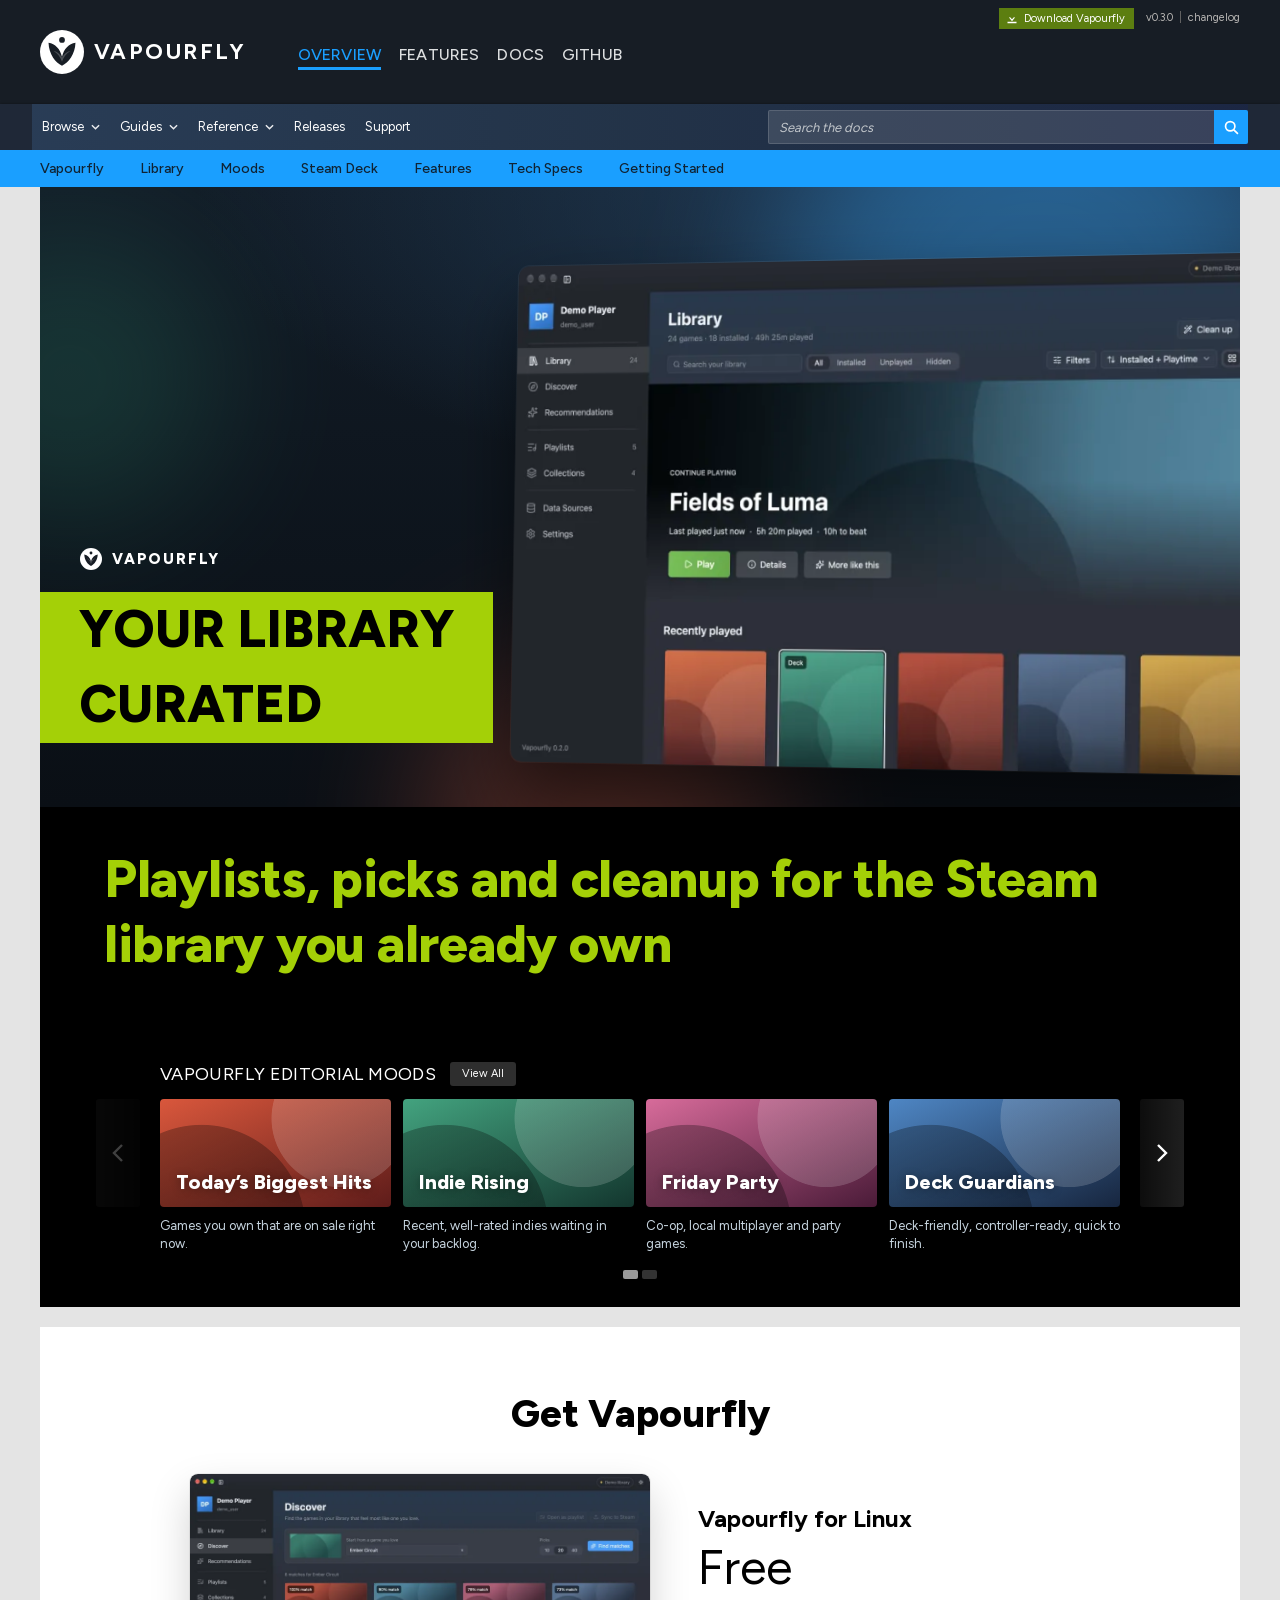
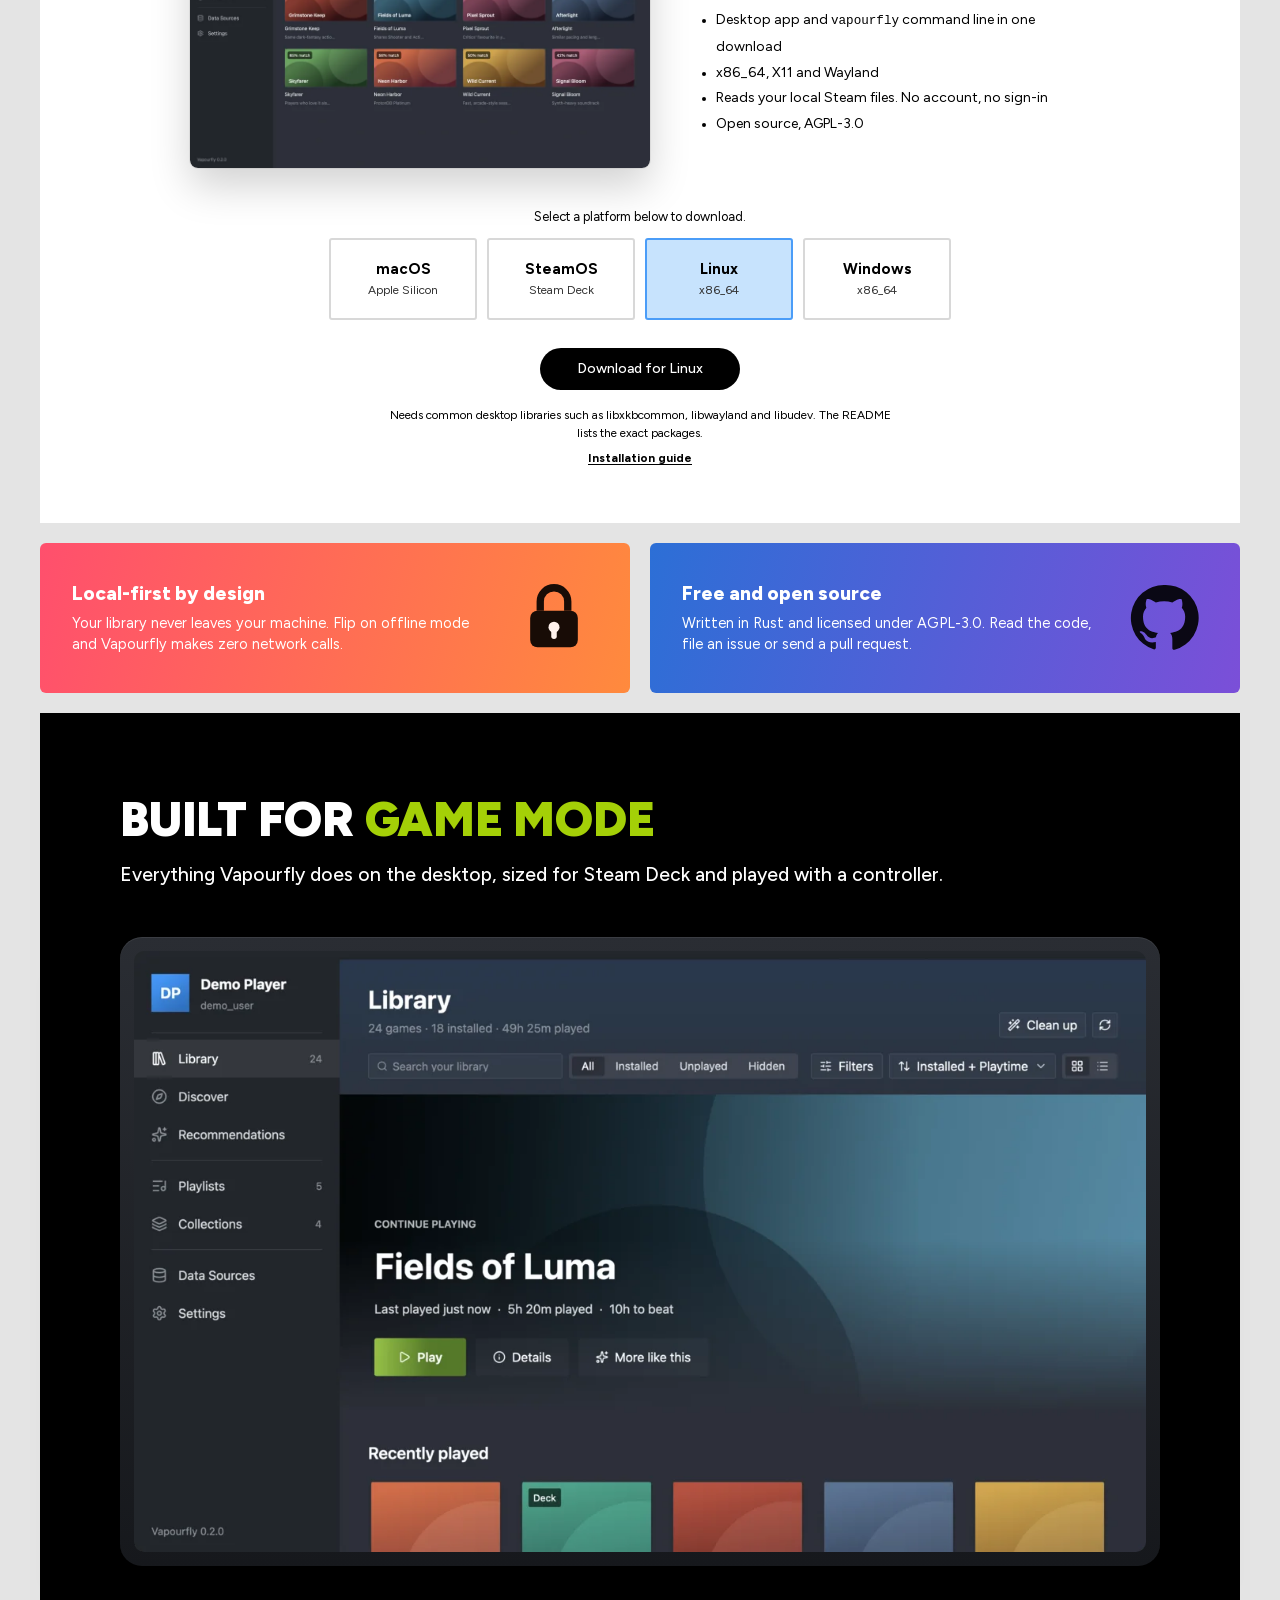
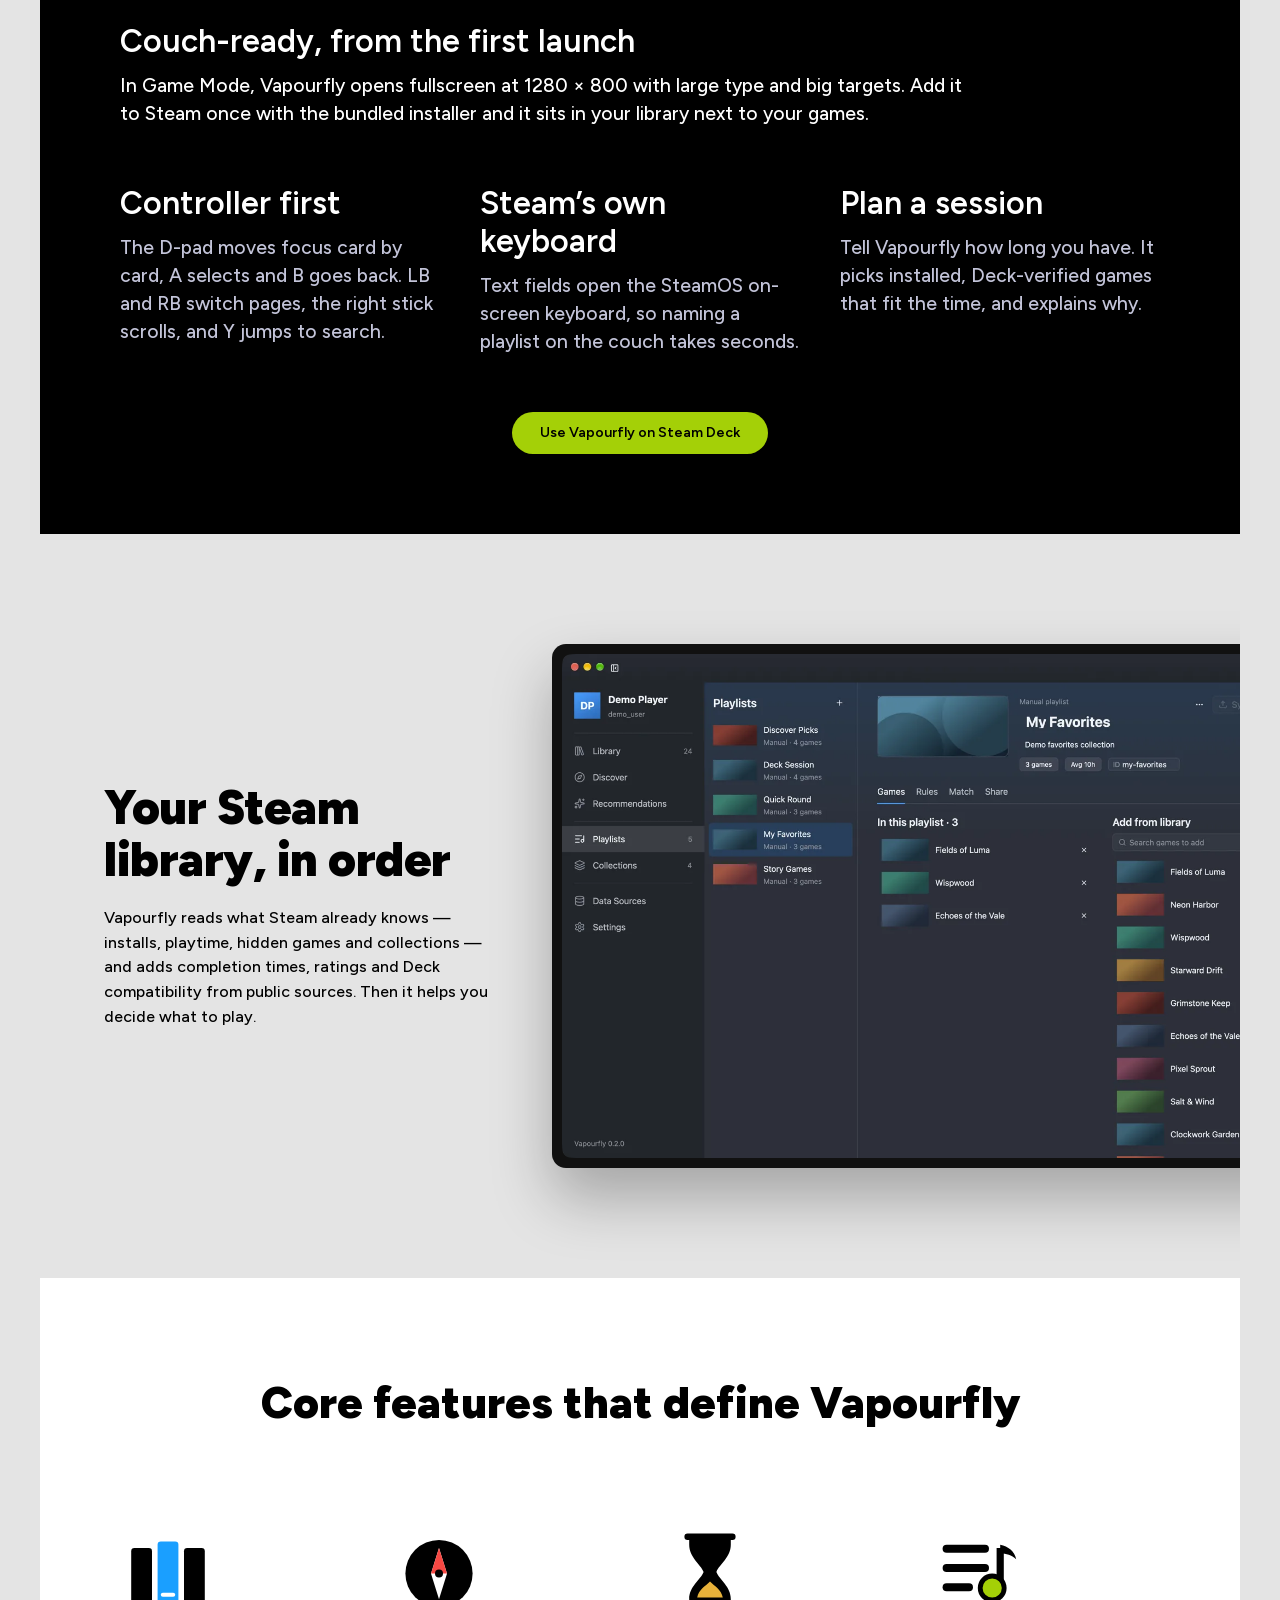
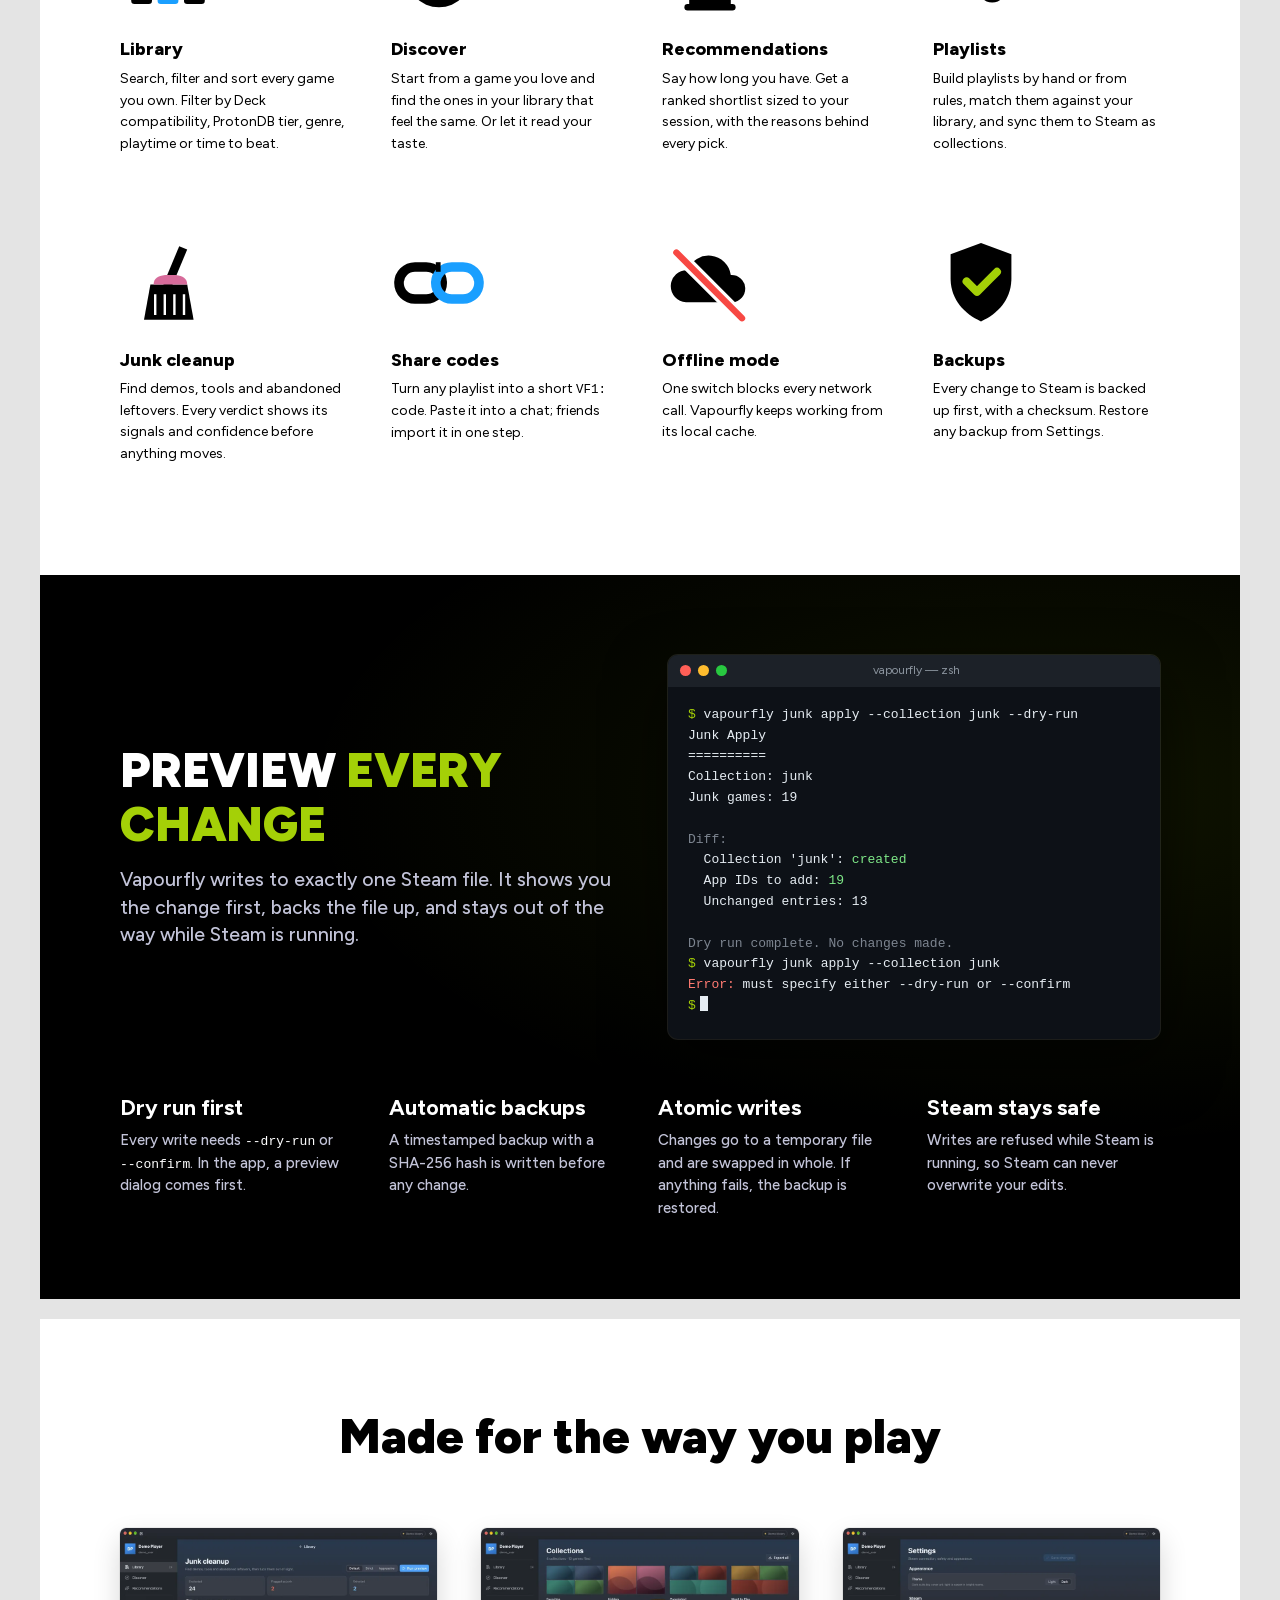
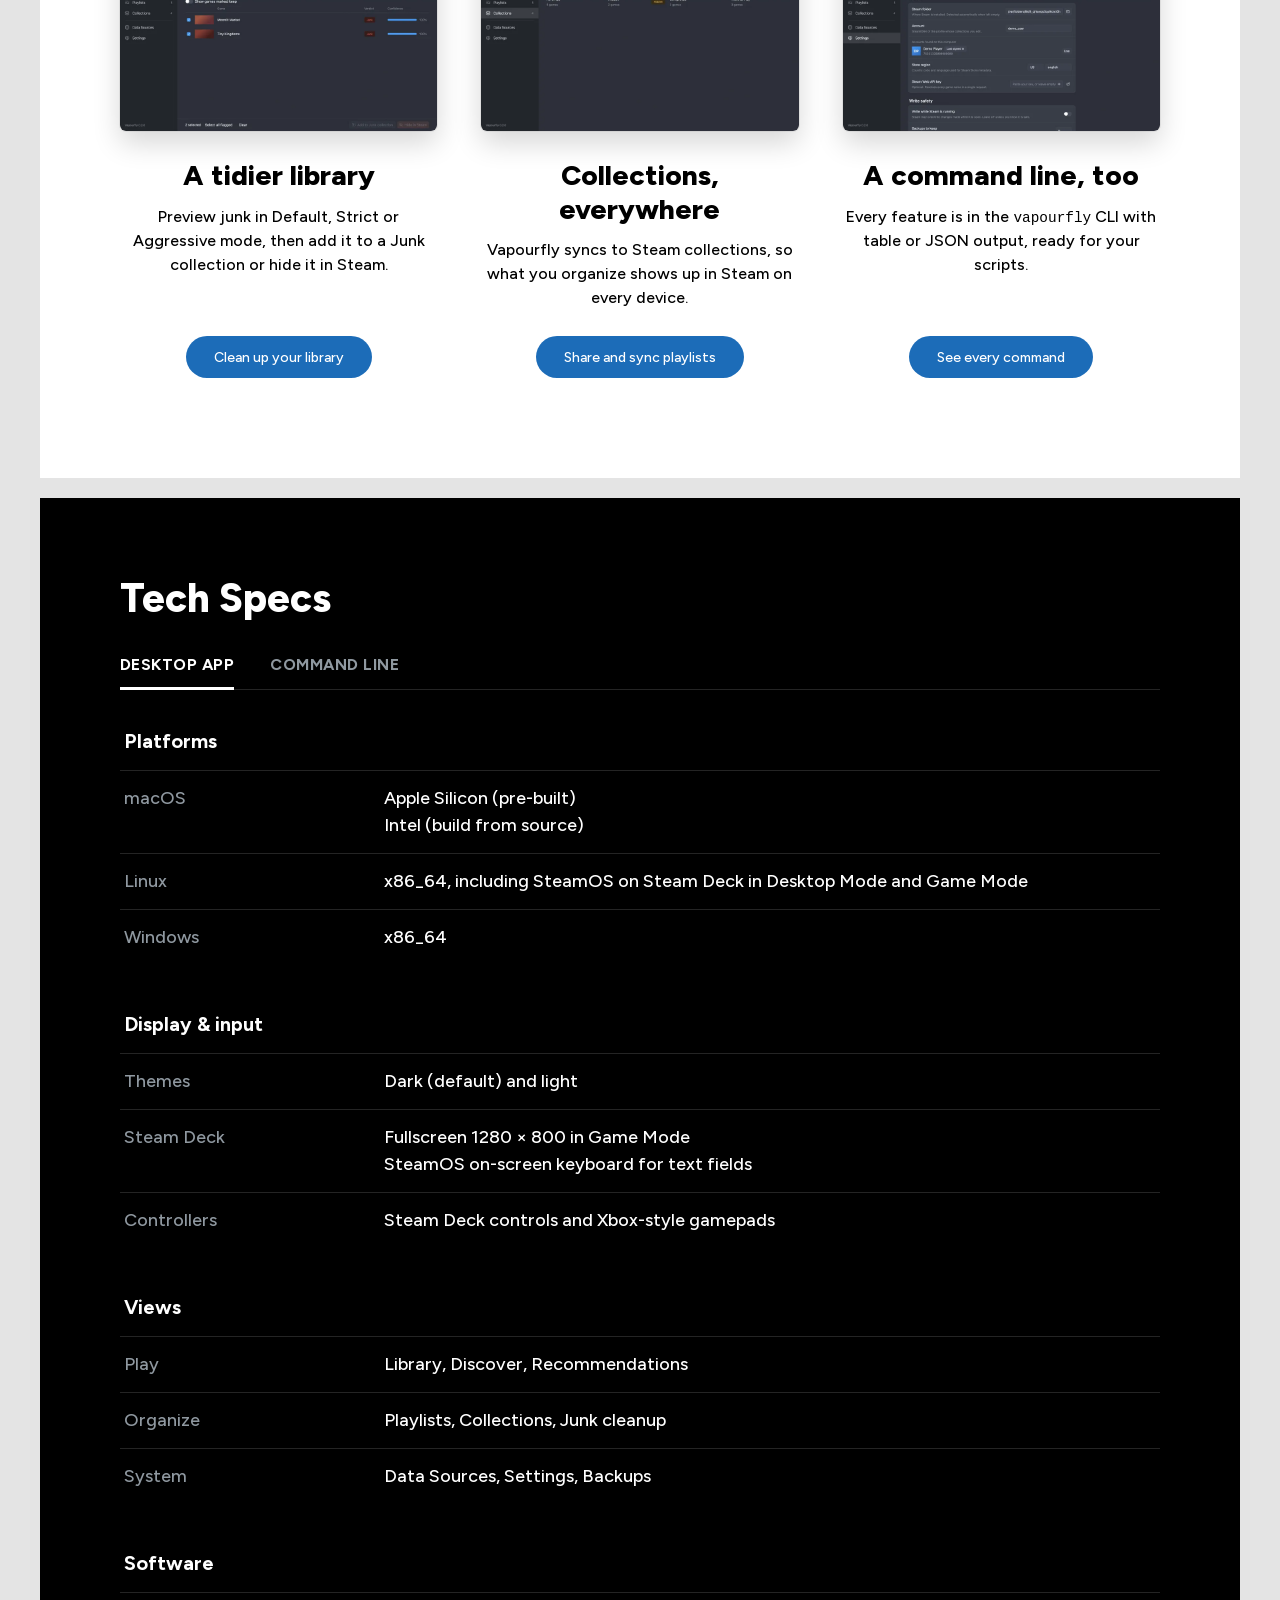
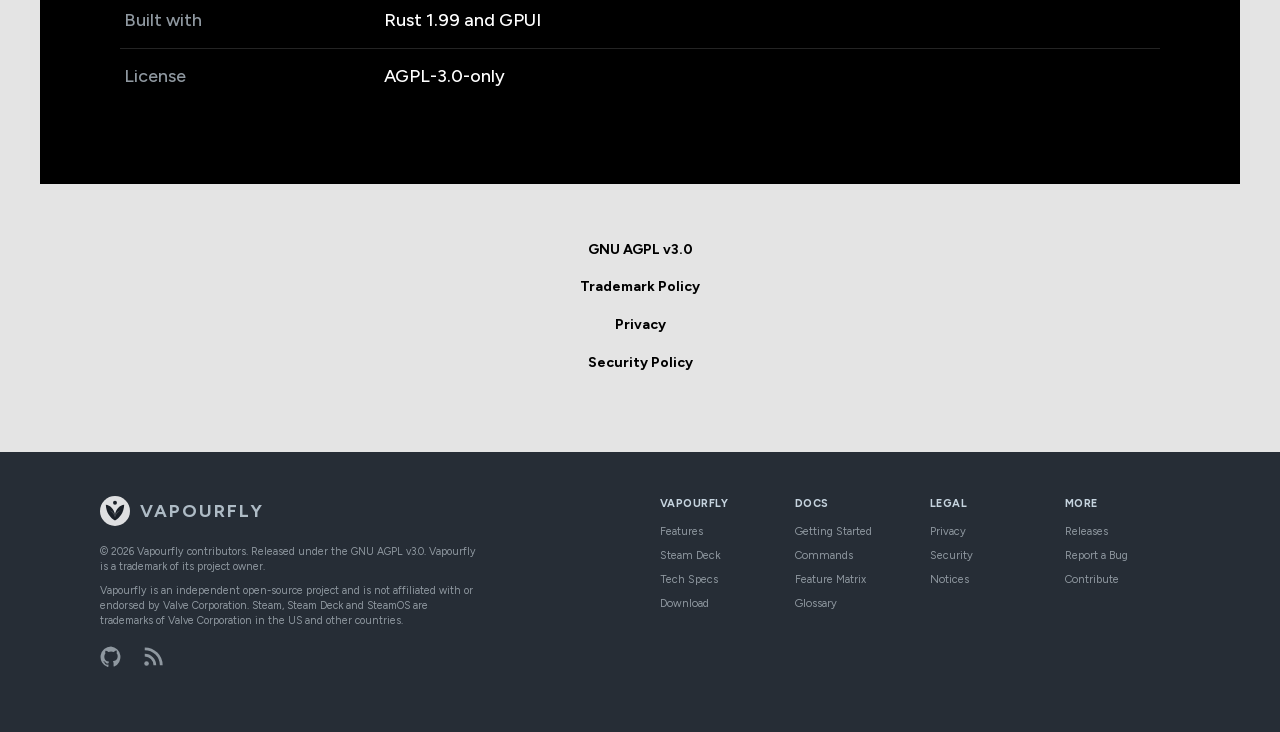
<file: site/index.html>
<!doctype html>
<html lang="en">
<head>
  <meta charset="utf-8">
  <meta name="viewport" content="width=device-width, initial-scale=1">
  <title>Vapourfly — Your Steam library, curated</title>
  <meta name="description" content="Vapourfly is a free, open-source, local-first desktop app and CLI that organizes your Steam library like playlists. Made for desktop and Steam Deck.">
  <meta name="theme-color" content="#171d25">
  <link rel="icon" href="favicon.svg" type="image/svg+xml">
  <link rel="preload" href="assets/fonts/Figtree-latin.woff2" as="font" type="font/woff2" crossorigin>
  <link rel="stylesheet" href="assets/css/site.css">
  <meta property="og:type" content="website">
  <meta property="og:title" content="Vapourfly — Your Steam library, curated">
  <meta property="og:description" content="Playlists, recommendations and junk cleanup for the Steam library you already own. Free and open source, for desktop and Steam Deck.">
  <link rel="canonical" href="https://vapourfly.blahaj.uk/">
  <meta property="og:url" content="https://vapourfly.blahaj.uk/">
  <meta property="og:image" content="https://vapourfly.blahaj.uk/assets/img/og.jpg">
  <meta name="twitter:card" content="summary_large_image">
  <script defer src="assets/js/site.js"></script>
</head>
<body>
<a class="skip" href="#main">Skip to content</a>

<!-- Global header -->
<header class="gh">
  <div class="gh__inner">
    <button class="gh__menu" type="button" aria-label="Open menu" aria-expanded="false" aria-controls="mobile-menu"><span></span><span></span><span></span></button>
    <a class="gh__logo" href="./" aria-label="Vapourfly home">
      <img src="assets/img/mark.svg" alt="" width="44" height="44">
      <span class="gh__word">VAPOURFLY</span>
    </a>
    <nav class="gh__nav" aria-label="Primary">
      <a class="is-active" href="./">Overview</a>
      <a href="#features">Features</a>
      <a href="https://github.com/thedavidweng/vapourfly/tree/main/docs">Docs</a>
      <a href="https://github.com/thedavidweng/vapourfly">GitHub</a>
    </nav>
    <div class="gh__actions">
      <a class="gh__install" href="#download"><svg viewBox="0 0 16 16" aria-hidden="true"><path d="M8 1v8.6l2.8-2.8 1 1L8 12.4 4.2 7.8l1-1L8 9.6V1h0ZM2 13h12v2H2z" fill="currentColor"/></svg>Download Vapourfly</a>
      <a class="gh__link" href="https://github.com/thedavidweng/vapourfly/releases">v0.3.0</a>
      <span class="gh__sep">|</span>
      <a class="gh__link" href="https://github.com/thedavidweng/vapourfly/blob/main/CHANGELOG.md">changelog</a>
    </div>
  </div>
</header>

<div class="mobile-menu" id="mobile-menu" hidden>
  <a href="./">Overview</a>
  <a href="#features">Features</a>
  <a href="#deck">Steam Deck</a>
  <a href="#specs">Tech Specs</a>
  <a href="https://github.com/thedavidweng/vapourfly/tree/main/docs">Docs</a>
  <a href="https://github.com/thedavidweng/vapourfly">GitHub</a>
  <a class="mobile-menu__cta" href="#download">Download Vapourfly</a>
</div>

<!-- Sticky navigation: section bar + product bar -->
<div class="sn" id="sn">
  <div class="sn__inner">
    <nav class="sn__tabs" aria-label="Sections">
      <div class="sn__tab sn__tab--drop">
        <button type="button" aria-expanded="false">Browse<svg viewBox="0 0 10 6" aria-hidden="true"><path d="M1 1l4 4 4-4" fill="none" stroke="currentColor" stroke-width="1.6"/></svg></button>
        <div class="sn__menu">
          <a href="#library">Library</a>
          <a href="#moods">Editorial Moods</a>
          <a href="#features">Core features</a>
          <a href="#safety">Write safety</a>
        </div>
      </div>
      <div class="sn__tab sn__tab--drop">
        <button type="button" aria-expanded="false">Guides<svg viewBox="0 0 10 6" aria-hidden="true"><path d="M1 1l4 4 4-4" fill="none" stroke="currentColor" stroke-width="1.6"/></svg></button>
        <div class="sn__menu">
          <a href="https://github.com/thedavidweng/vapourfly/blob/main/docs/tutorials/getting-started.md">Getting started</a>
          <a href="https://github.com/thedavidweng/vapourfly/blob/main/docs/how-to/purge-junk.md">Purge junk from your library</a>
          <a href="https://github.com/thedavidweng/vapourfly/blob/main/docs/how-to/plan-deck-session.md">Plan a Deck session</a>
          <a href="https://github.com/thedavidweng/vapourfly/blob/main/docs/how-to/share-and-sync-playlists.md">Share and sync playlists</a>
          <a href="https://github.com/thedavidweng/vapourfly/blob/main/docs/how-to/work-offline.md">Work offline</a>
          <a href="https://github.com/thedavidweng/vapourfly/blob/main/docs/how-to/back-up-and-restore.md">Back up and restore</a>
        </div>
      </div>
      <div class="sn__tab sn__tab--drop">
        <button type="button" aria-expanded="false">Reference<svg viewBox="0 0 10 6" aria-hidden="true"><path d="M1 1l4 4 4-4" fill="none" stroke="currentColor" stroke-width="1.6"/></svg></button>
        <div class="sn__menu">
          <a href="https://github.com/thedavidweng/vapourfly/blob/main/docs/reference/COMMANDS.md">Command reference</a>
          <a href="https://github.com/thedavidweng/vapourfly/blob/main/docs/reference/FEATURES.md">Feature matrix</a>
          <a href="https://github.com/thedavidweng/vapourfly/blob/main/docs/reference/STEAM_FILE_SAFETY.md">Steam file safety</a>
          <a href="https://github.com/thedavidweng/vapourfly/blob/main/docs/reference/API_SOURCES.md">Data sources</a>
          <a href="https://github.com/thedavidweng/vapourfly/blob/main/docs/reference/PRIVACY.md">Privacy</a>
        </div>
      </div>
      <a class="sn__tab" href="https://github.com/thedavidweng/vapourfly/releases">Releases</a>
      <a class="sn__tab" href="https://github.com/thedavidweng/vapourfly/issues">Support</a>
    </nav>
    <form class="sn__search" role="search" action="https://github.com/search" method="get">
      <input type="hidden" name="type" value="code">
      <input class="sn__q" type="search" name="q" placeholder="Search the docs" aria-label="Search the Vapourfly docs" data-prefix="repo:thedavidweng/vapourfly path:docs ">
      <button type="submit" aria-label="Search"><svg viewBox="0 0 20 20" aria-hidden="true"><circle cx="8.5" cy="8.5" r="5.5" fill="none" stroke="currentColor" stroke-width="2"/><path d="M12.7 12.7 17 17" stroke="currentColor" stroke-width="2" stroke-linecap="round"/></svg></button>
    </form>
  </div>
  <nav class="hb" aria-label="Vapourfly">
    <div class="hb__inner">
      <a href="#top">Vapourfly</a>
      <a href="#library">Library</a>
      <a href="#moods">Moods</a>
      <a href="#deck">Steam Deck</a>
      <a href="#features">Features</a>
      <a href="#specs">Tech Specs</a>
      <a href="https://github.com/thedavidweng/vapourfly/blob/main/docs/tutorials/getting-started.md">Getting Started</a>
    </div>
  </nav>
</div>

<main id="main" class="page">

  <!-- Hero -->
  <section class="hero" id="top" aria-labelledby="hero-title">
    <div class="hero__art" aria-hidden="true">
      <span class="hero__blob hero__blob--a"></span>
      <span class="hero__blob hero__blob--b"></span>
      <span class="hero__blob hero__blob--c"></span>
    </div>
    <figure class="hero__shot">
      <img src="assets/img/desktop-library.webp" srcset="assets/img/desktop-library-960.webp 960w, assets/img/desktop-library.webp 1440w" sizes="(max-width: 900px) 100vw, 760px" width="1440" height="921" alt="The Vapourfly Library view, with a Continue playing hero and a shelf of recently played games." fetchpriority="high">
    </figure>
    <div class="hero__copy">
      <div class="hero__badge"><img src="assets/img/mark.svg" alt="" width="22" height="22">VAPOURFLY</div>
      <h1 class="hero__title" id="hero-title"><span>YOUR LIBRARY</span><span>CURATED</span></h1>
    </div>
  </section>

  <section class="band" aria-label="Summary">
    <p class="band__line">Playlists, picks and cleanup for the Steam library you already own</p>
  </section>

  <!-- Moods carousel -->
  <section class="rail" id="moods" aria-labelledby="moods-title">
    <div class="rail__head">
      <h2 class="rail__title" id="moods-title">VAPOURFLY EDITORIAL MOODS</h2>
      <a class="rail__all" href="https://github.com/thedavidweng/vapourfly/blob/main/CONTEXT.md#editorial-mood">View All</a>
    </div>
    <div class="rail__wrap">
      <button class="rail__arrow rail__arrow--prev" type="button" aria-label="Previous moods" disabled><svg viewBox="0 0 12 20" aria-hidden="true"><path d="M10 2 2 10l8 8" fill="none" stroke="currentColor" stroke-width="2.4"/></svg></button>
      <ul class="rail__track" role="list">
        <li class="mood" style="--c1:#d9573c;--c2:#5e1c1a"><div class="mood__art"><span>Today’s Biggest Hits</span></div><p>Games you own that are on sale right now.</p></li>
        <li class="mood" style="--c1:#43a37f;--c2:#13362e"><div class="mood__art"><span>Indie Rising</span></div><p>Recent, well-rated indies waiting in your backlog.</p></li>
        <li class="mood" style="--c1:#d76b9a;--c2:#4a1b38"><div class="mood__art"><span>Friday Party</span></div><p>Co-op, local multiplayer and party games.</p></li>
        <li class="mood" style="--c1:#4e86c4;--c2:#17263f"><div class="mood__art"><span>Deck Guardians</span></div><p>Deck-friendly, controller-ready, quick to finish.</p></li>
        <li class="mood" style="--c1:#d6a13b;--c2:#4d3110"><div class="mood__art"><span>Unopened Treasures</span></div><p>Highly rated games you have never launched.</p></li>
        <li class="mood" style="--c1:#7d6bd1;--c2:#241c4f"><div class="mood__art"><span>Weekend Marathon</span></div><p>Long, acclaimed adventures for a free weekend.</p></li>
        <li class="mood" style="--c1:#5fae4a;--c2:#1b3a17"><div class="mood__art"><span>Quick Round</span></div><p>Short sessions you can start and finish tonight.</p></li>
      </ul>
      <button class="rail__arrow rail__arrow--next" type="button" aria-label="Next moods"><svg viewBox="0 0 12 20" aria-hidden="true"><path d="m2 2 8 8-8 8" fill="none" stroke="currentColor" stroke-width="2.4"/></svg></button>
    </div>
    <div class="rail__dots" aria-hidden="true"></div>
  </section>

  <!-- Download / SKU -->
  <section class="sku" id="download" aria-labelledby="sku-title">
    <h2 class="sku__title" id="sku-title">Get Vapourfly</h2>
    <div class="sku__body">
      <figure class="sku__img">
        <img src="assets/img/desktop-discover-960.webp" width="960" height="614" loading="lazy" alt="The Discover view, showing games that match a seed game with match percentages.">
      </figure>
      <div class="sku__info">
        <div class="sku__name" data-sku-name>Vapourfly for macOS</div>
        <div class="sku__price">Free</div>
        <ul class="sku__list" data-sku-list>
          <li>Desktop app and <code>vapourfly</code> command line in one download</li>
          <li>Apple Silicon build; Intel Macs build from source</li>
          <li>Reads your local Steam files. No account, no sign-in</li>
          <li>Open source, AGPL-3.0</li>
        </ul>
      </div>
    </div>
    <p class="sku__prompt">Select a platform below to download.</p>
    <div class="sku__opts" role="radiogroup" aria-label="Platform">
      <button class="sku__opt is-selected" type="button" role="radio" aria-checked="true" data-sku="mac"><b>macOS</b><span>Apple Silicon</span></button>
      <button class="sku__opt" type="button" role="radio" aria-checked="false" data-sku="deck"><b>SteamOS</b><span>Steam Deck</span></button>
      <button class="sku__opt" type="button" role="radio" aria-checked="false" data-sku="linux"><b>Linux</b><span>x86_64</span></button>
      <button class="sku__opt" type="button" role="radio" aria-checked="false" data-sku="win"><b>Windows</b><span>x86_64</span></button>
    </div>
    <a class="pill pill--black" data-sku-cta href="https://github.com/thedavidweng/vapourfly/releases/latest/download/vapourfly-macos-aarch64.tar.gz">Download for macOS</a>
    <p class="sku__fine" data-sku-fine>Or install with Homebrew: <code>brew install --cask thedavidweng/tap/vapourfly</code>.<br>Builds are not notarized. When downloading directly, right-click the app and choose <b>Open</b>.</p>
    <a class="sku__more" href="https://github.com/thedavidweng/vapourfly#install">Installation guide</a>
  </section>

  <!-- Promo cards -->
  <section class="promos" aria-label="Highlights">
    <a class="promo promo--warm" href="https://github.com/thedavidweng/vapourfly/blob/main/docs/reference/PRIVACY.md">
      <div class="promo__copy">
        <h3>Local-first by design</h3>
        <p>Your library never leaves your machine. Flip on offline mode and Vapourfly makes zero network calls.</p>
      </div>
      <svg class="promo__icon" viewBox="0 0 96 96" aria-hidden="true"><rect x="22" y="40" width="52" height="40" rx="8" fill="#000"/><path d="M33 40V30a15 15 0 0 1 30 0v10" fill="none" stroke="#000" stroke-width="8"/><circle cx="48" cy="58" r="6" fill="#fff"/><rect x="45" y="60" width="6" height="11" rx="3" fill="#fff"/></svg>
    </a>
    <a class="promo promo--cool" href="https://github.com/thedavidweng/vapourfly">
      <div class="promo__copy">
        <h3>Free and open source</h3>
        <p>Written in Rust and licensed under AGPL-3.0. Read the code, file an issue or send a pull request.</p>
      </div>
      <svg class="promo__icon" viewBox="0 0 96 96" aria-hidden="true"><path fill="#000" d="M48 12a36 36 0 0 0-11.4 70.2c1.8.3 2.5-.8 2.5-1.7v-6.3c-10 2.2-12.2-4.3-12.2-4.3-1.6-4.2-4-5.3-4-5.3-3.3-2.2.2-2.2.2-2.2 3.6.3 5.5 3.7 5.5 3.7 3.2 5.5 8.5 3.9 10.6 3 .3-2.3 1.3-3.9 2.3-4.8-8-.9-16.4-4-16.4-17.8 0-3.9 1.4-7.1 3.7-9.7-.4-.9-1.6-4.6.4-9.5 0 0 3-1 9.9 3.7a34 34 0 0 1 18 0c6.9-4.7 9.9-3.7 9.9-3.7 2 4.9.7 8.6.4 9.5 2.3 2.6 3.7 5.8 3.7 9.7 0 13.9-8.4 16.9-16.4 17.8 1.3 1.1 2.4 3.3 2.4 6.7v9.9c0 1 .6 2.1 2.5 1.7A36 36 0 0 0 48 12Z"/></svg>
    </a>
  </section>

  <!-- Steam Deck -->
  <section class="dark deck" id="deck" aria-labelledby="deck-title">
    <h2 class="dark__title" id="deck-title">BUILT FOR <em>GAME MODE</em></h2>
    <p class="dark__sub">Everything Vapourfly does on the desktop, sized for Steam Deck and played with a controller.</p>
    <figure class="deck__screen">
      <img src="assets/img/deck-library.webp" width="1280" height="760" loading="lazy" alt="Vapourfly running at Steam Deck resolution, showing the Library view.">
    </figure>
    <div class="deck__lead">
      <h3>Couch-ready, from the first launch</h3>
      <p>In Game Mode, Vapourfly opens fullscreen at 1280&nbsp;×&nbsp;800 with large type and big targets. Add it to Steam once with the bundled installer and it sits in your library next to your games.</p>
    </div>
    <div class="deck__cols">
      <div>
        <h3>Controller first</h3>
        <p>The D-pad moves focus card by card, A selects and B goes back. LB and RB switch pages, the right stick scrolls, and Y jumps to search.</p>
      </div>
      <div>
        <h3>Steam’s own keyboard</h3>
        <p>Text fields open the SteamOS on-screen keyboard, so naming a playlist on the couch takes seconds.</p>
      </div>
      <div>
        <h3>Plan a session</h3>
        <p>Tell Vapourfly how long you have. It picks installed, Deck-verified games that fit the time, and explains why.</p>
      </div>
    </div>
    <div class="dark__cta"><a class="pill pill--accent" href="https://github.com/thedavidweng/vapourfly/blob/main/docs/how-to/use-on-steam-deck.md">Use Vapourfly on Steam Deck</a></div>
  </section>

  <!-- Library split -->
  <section class="split" id="library" aria-labelledby="library-title">
    <div class="split__copy">
      <h2 id="library-title">Your Steam library, in order</h2>
      <p>Vapourfly reads what Steam already knows — installs, playtime, hidden games and collections — and adds completion times, ratings and Deck compatibility from public sources. Then it helps you decide what to play.</p>
    </div>
    <div class="split__screen">
      <img src="assets/img/desktop-playlists.webp" width="1440" height="921" loading="lazy" alt="The Playlists editor, with games in a playlist and a list of library games to add.">
    </div>
  </section>

  <!-- Core features -->
  <section class="core" id="features" aria-labelledby="core-title">
    <h2 class="core__title" id="core-title">Core features that define Vapourfly</h2>
    <div class="core__grid">
      <article>
        <svg viewBox="0 0 120 120" aria-hidden="true"><rect x="14" y="30" width="26" height="70" rx="4" fill="#000"/><rect x="47" y="22" width="26" height="78" rx="4" fill="#1a9fff"/><rect x="80" y="30" width="26" height="70" rx="4" fill="#000"/><rect x="51" y="86" width="18" height="5" rx="2.5" fill="#fff"/></svg>
        <h3>Library</h3>
        <p>Search, filter and sort every game you own. Filter by Deck compatibility, ProtonDB tier, genre, playtime or time to beat.</p>
      </article>
      <article>
        <svg viewBox="0 0 120 120" aria-hidden="true"><circle cx="60" cy="62" r="42" fill="#000"/><path d="M60 30 70 62 60 94 50 62Z" fill="#fff"/><path d="M60 30 70 62H50Z" fill="#f74843"/><circle cx="60" cy="62" r="5" fill="#000"/></svg>
        <h3>Discover</h3>
        <p>Start from a game you love and find the ones in your library that feel the same. Or let it read your taste.</p>
      </article>
      <article>
        <svg viewBox="0 0 120 120" aria-hidden="true"><path d="M34 18h52v8c0 16-14 24-18 34 4 10 18 18 18 34v8H34v-8c0-16 14-24 18-34-4-10-18-18-18-34Z" fill="#000"/><path d="M44 92c2-10 10-14 16-20 6 6 14 10 16 20Z" fill="#e8b23a"/><rect x="28" y="12" width="64" height="8" rx="4" fill="#000"/><rect x="28" y="100" width="64" height="8" rx="4" fill="#000"/></svg>
        <h3>Recommendations</h3>
        <p>Say how long you have. Get a ranked shortlist sized to your session, with the reasons behind every pick.</p>
      </article>
      <article>
        <svg viewBox="0 0 120 120" aria-hidden="true"><rect x="12" y="26" width="58" height="10" rx="5" fill="#000"/><rect x="12" y="50" width="58" height="10" rx="5" fill="#000"/><rect x="12" y="74" width="38" height="10" rx="5" fill="#000"/><path d="M84 30v46" stroke="#000" stroke-width="9"/><path d="M84 26c10 2 18 8 20 18-6-5-12-7-20-7Z" fill="#000"/><circle cx="74" cy="80" r="15" fill="#a4d007"/><circle cx="74" cy="80" r="15" fill="none" stroke="#000" stroke-width="6"/></svg>
        <h3>Playlists</h3>
        <p>Build playlists by hand or from rules, match them against your library, and sync them to Steam as collections.</p>
      </article>
      <article>
        <svg viewBox="0 0 120 120" aria-hidden="true"><path d="M74 14 84 18 64 66 54 62Z" fill="#000"/><path d="M38 62h46l8 44H30Z" fill="#000"/><path d="M42 62c0-8 6-12 18-12h6c12 0 18 4 18 12Z" fill="#d76b9a"/><path d="M44 74v26M56 74v26M68 74v26M80 74v26" stroke="#fff" stroke-width="3"/></svg>
        <h3>Junk cleanup</h3>
        <p>Find demos, tools and abandoned leftovers. Every verdict shows its signals and confidence before anything moves.</p>
      </article>
      <article>
        <svg viewBox="0 0 120 120" aria-hidden="true"><rect x="10" y="40" width="54" height="40" rx="20" fill="none" stroke="#000" stroke-width="12"/><rect x="56" y="40" width="54" height="40" rx="20" fill="none" stroke="#1a9fff" stroke-width="12"/><path d="M62 40h-6a20 20 0 0 1 0 0" stroke="#000" stroke-width="12"/></svg>
        <h3>Share codes</h3>
        <p>Turn any playlist into a short <code>VF1:</code> code. Paste it into a chat; friends import it in one step.</p>
      </article>
      <article>
        <svg viewBox="0 0 120 120" aria-hidden="true"><path d="M30 84a20 20 0 0 1 2-40 28 28 0 0 1 54 6 17 17 0 0 1 2 34Z" fill="#000"/><path d="M18 22 100 104" stroke="#fff" stroke-width="16"/><path d="M18 22 100 104" stroke="#f74843" stroke-width="8" stroke-linecap="round"/></svg>
        <h3>Offline mode</h3>
        <p>One switch blocks every network call. Vapourfly keeps working from its local cache.</p>
      </article>
      <article>
        <svg viewBox="0 0 120 120" aria-hidden="true"><path d="M60 10 98 24v30c0 26-16 44-38 54-22-10-38-28-38-54V24Z" fill="#000"/><path d="M42 58 55 71 80 46" fill="none" stroke="#a4d007" stroke-width="10" stroke-linecap="round" stroke-linejoin="round"/></svg>
        <h3>Backups</h3>
        <p>Every change to Steam is backed up first, with a checksum. Restore any backup from Settings.</p>
      </article>
    </div>
  </section>

  <!-- Safety -->
  <section class="dark safety" id="safety" aria-labelledby="safety-title">
    <div class="safety__copy">
      <h2 class="dark__title" id="safety-title">PREVIEW <em>EVERY CHANGE</em></h2>
      <p class="dark__sub">Vapourfly writes to exactly one Steam file. It shows you the change first, backs the file up, and stays out of the way while Steam is running.</p>
    </div>
    <div class="term" role="img" aria-label="A terminal showing a dry-run preview of adding 19 junk games to a Steam collection, then an error when neither --dry-run nor --confirm is given.">
      <div class="term__bar"><i></i><i></i><i></i><span>vapourfly — zsh</span></div>
<pre class="term__body"><span class="t-p">$</span> vapourfly junk apply --collection junk --dry-run
Junk Apply
==========
Collection: junk
Junk games: 19

<span class="t-d">Diff:</span>
  Collection 'junk': <span class="t-a">created</span>
  App IDs to add: <span class="t-a">19</span>
  Unchanged entries: 13

<span class="t-d">Dry run complete. No changes made.</span>
<span class="t-p">$</span> vapourfly junk apply --collection junk
<span class="t-w">Error:</span> must specify either --dry-run or --confirm
<span class="t-p">$</span><span class="term__cursor"></span></pre>
    </div>
    <div class="safety__cols">
      <div><h3>Dry run first</h3><p>Every write needs <code>--dry-run</code> or <code>--confirm</code>. In the app, a preview dialog comes first.</p></div>
      <div><h3>Automatic backups</h3><p>A timestamped backup with a SHA-256 hash is written before any change.</p></div>
      <div><h3>Atomic writes</h3><p>Changes go to a temporary file and are swapped in whole. If anything fails, the backup is restored.</p></div>
      <div><h3>Steam stays safe</h3><p>Writes are refused while Steam is running, so Steam can never overwrite your edits.</p></div>
    </div>
  </section>

  <!-- Feature trio -->
  <section class="trio" aria-labelledby="trio-title">
    <h2 class="trio__title" id="trio-title">Made for the way you play</h2>
    <div class="trio__grid">
      <div class="trio__item">
        <img src="assets/img/desktop-junk-960.webp" width="960" height="614" loading="lazy" alt="Junk cleanup, with flagged games and their confidence.">
        <h3>A tidier library</h3>
        <p>Preview junk in Default, Strict or Aggressive mode, then add it to a Junk collection or hide it in Steam.</p>
        <a class="pill pill--blue" href="https://github.com/thedavidweng/vapourfly/blob/main/docs/how-to/purge-junk.md">Clean up your library</a>
      </div>
      <div class="trio__item">
        <img src="assets/img/desktop-collections-960.webp" width="960" height="614" loading="lazy" alt="Steam collections shown as cover collages.">
        <h3>Collections, everywhere</h3>
        <p>Vapourfly syncs to Steam collections, so what you organize shows up in Steam on every device.</p>
        <a class="pill pill--blue" href="https://github.com/thedavidweng/vapourfly/blob/main/docs/how-to/share-and-sync-playlists.md">Share and sync playlists</a>
      </div>
      <div class="trio__item">
        <img src="assets/img/desktop-settings-960.webp" width="960" height="614" loading="lazy" alt="Settings, with appearance, Steam folder and account options.">
        <h3>A command line, too</h3>
        <p>Every feature is in the <code>vapourfly</code> CLI with table or JSON output, ready for your scripts.</p>
        <a class="pill pill--blue" href="https://github.com/thedavidweng/vapourfly/blob/main/docs/reference/COMMANDS.md">See every command</a>
      </div>
    </div>
  </section>

  <!-- Tech specs -->
  <section class="specs" id="specs" aria-labelledby="specs-title">
    <h2 class="specs__title" id="specs-title">Tech Specs</h2>
    <div class="specs__tabs" role="tablist" aria-label="Edition">
      <button type="button" role="tab" id="tab-app" aria-controls="panel-app" aria-selected="true">DESKTOP APP</button>
      <button type="button" role="tab" id="tab-cli" aria-controls="panel-cli" aria-selected="false" tabindex="-1">COMMAND LINE</button>
    </div>

    <div class="specs__panel" id="panel-app" role="tabpanel" aria-labelledby="tab-app">
      <table>
        <tbody>
          <tr class="specs__group"><th colspan="2" scope="colgroup">Platforms</th></tr>
          <tr><th scope="row">macOS</th><td>Apple Silicon (pre-built)<br>Intel (build from source)</td></tr>
          <tr><th scope="row">Linux</th><td>x86_64, including SteamOS on Steam Deck in Desktop Mode and Game Mode</td></tr>
          <tr><th scope="row">Windows</th><td>x86_64</td></tr>
          <tr class="specs__group"><th colspan="2" scope="colgroup">Display &amp; input</th></tr>
          <tr><th scope="row">Themes</th><td>Dark (default) and light</td></tr>
          <tr><th scope="row">Steam Deck</th><td>Fullscreen 1280 × 800 in Game Mode<br>SteamOS on-screen keyboard for text fields</td></tr>
          <tr><th scope="row">Controllers</th><td>Steam Deck controls and Xbox-style gamepads</td></tr>
          <tr class="specs__group"><th colspan="2" scope="colgroup">Views</th></tr>
          <tr><th scope="row">Play</th><td>Library, Discover, Recommendations</td></tr>
          <tr><th scope="row">Organize</th><td>Playlists, Collections, Junk cleanup</td></tr>
          <tr><th scope="row">System</th><td>Data Sources, Settings, Backups</td></tr>
          <tr class="specs__group"><th colspan="2" scope="colgroup">Software</th></tr>
          <tr><th scope="row">Built with</th><td>Rust 1.99 and GPUI</td></tr>
          <tr><th scope="row">License</th><td>AGPL-3.0-only</td></tr>
        </tbody>
      </table>
    </div>

    <div class="specs__panel" id="panel-cli" role="tabpanel" aria-labelledby="tab-cli" hidden>
      <table>
        <tbody>
          <tr class="specs__group"><th colspan="2" scope="colgroup">Commands</th></tr>
          <tr><th scope="row">Setup</th><td><code>doctor</code>, <code>accounts list</code>, <code>settings</code></td></tr>
          <tr><th scope="row">Library</th><td><code>scan</code>, <code>collections</code>, <code>junk</code>, <code>recommend</code></td></tr>
          <tr><th scope="row">Playlists</th><td><code>playlist create | import | export | share | match | discover</code><br><code>sync collection</code></td></tr>
          <tr><th scope="row">Maintenance</th><td><code>cache refresh</code>, <code>sources status</code>, <code>backup list | restore</code>, <code>diagnostics export</code></td></tr>
          <tr class="specs__group"><th colspan="2" scope="colgroup">Output</th></tr>
          <tr><th scope="row">Formats</th><td>Table or JSON</td></tr>
          <tr><th scope="row">Playlists</th><td><code>vapourfly.playlist.v1</code> JSON and <code>VF1:</code> share codes</td></tr>
          <tr class="specs__group"><th colspan="2" scope="colgroup">Data sources</th></tr>
          <tr><th scope="row">No key needed</th><td>Steam Store, ProtonDB, PCGamingWiki, legacy HLTB cache</td></tr>
          <tr><th scope="row">Optional keys</th><td>IGDB, RAWG, Steam Web API</td></tr>
          <tr class="specs__group"><th colspan="2" scope="colgroup">Safety</th></tr>
          <tr><th scope="row">Writes</th><td><code>--dry-run</code> or <code>--confirm</code> required</td></tr>
          <tr><th scope="row">Backups</th><td>Timestamped, SHA-256 checked, last 5 kept by default</td></tr>
          <tr><th scope="row">Network</th><td><code>--offline</code> blocks every request</td></tr>
        </tbody>
      </table>
    </div>
  </section>

  <nav class="legal" aria-label="Legal">
    <a href="https://github.com/thedavidweng/vapourfly/blob/main/LICENSE">GNU AGPL v3.0</a>
    <a href="https://github.com/thedavidweng/vapourfly/blob/main/TRADEMARKS.md">Trademark Policy</a>
    <a href="https://github.com/thedavidweng/vapourfly/blob/main/docs/reference/PRIVACY.md">Privacy</a>
    <a href="https://github.com/thedavidweng/vapourfly/blob/main/SECURITY.md">Security Policy</a>
  </nav>
</main>

<footer class="ft">
  <div class="ft__inner">
    <div class="ft__brand">
      <a class="ft__logo" href="./" aria-label="Vapourfly home"><img src="assets/img/mark.svg" alt="" width="30" height="30"><span>VAPOURFLY</span></a>
      <p>© 2026 Vapourfly contributors. Released under the GNU AGPL v3.0. Vapourfly is a trademark of its project owner.</p>
      <p>Vapourfly is an independent open-source project and is not affiliated with or endorsed by Valve Corporation. Steam, Steam Deck and SteamOS are trademarks of Valve Corporation in the US and other countries.</p>
      <div class="ft__social">
        <a href="https://github.com/thedavidweng/vapourfly" aria-label="Vapourfly on GitHub"><svg viewBox="0 0 24 24" aria-hidden="true"><path fill="currentColor" d="M12 .5a11.5 11.5 0 0 0-3.6 22.4c.6.1.8-.3.8-.6v-2c-3.2.7-3.9-1.4-3.9-1.4-.5-1.3-1.3-1.7-1.3-1.7-1-.7.1-.7.1-.7 1.2.1 1.8 1.2 1.8 1.2 1 1.8 2.7 1.3 3.4 1 .1-.8.4-1.3.7-1.6-2.6-.3-5.3-1.3-5.3-5.7 0-1.3.5-2.3 1.2-3.1-.1-.3-.5-1.5.1-3 0 0 1-.3 3.2 1.2a11 11 0 0 1 5.8 0C17 4.5 18 4.8 18 4.8c.6 1.6.2 2.8.1 3 .8.8 1.2 1.9 1.2 3.1 0 4.4-2.7 5.4-5.3 5.7.4.4.8 1.1.8 2.1v3.1c0 .3.2.7.8.6A11.5 11.5 0 0 0 12 .5Z"/></svg></a>
        <a href="https://github.com/thedavidweng/vapourfly/releases.atom" aria-label="Release feed"><svg viewBox="0 0 24 24" aria-hidden="true"><circle cx="5" cy="19" r="2.5" fill="currentColor"/><path d="M3 10a11 11 0 0 1 11 11M3 3a18 18 0 0 1 18 18" fill="none" stroke="currentColor" stroke-width="3"/></svg></a>
      </div>
    </div>
    <div class="ft__cols">
      <div><h2>VAPOURFLY</h2><a href="#features">Features</a><a href="#deck">Steam Deck</a><a href="#specs">Tech Specs</a><a href="#download">Download</a></div>
      <div><h2>DOCS</h2><a href="https://github.com/thedavidweng/vapourfly/blob/main/docs/tutorials/getting-started.md">Getting Started</a><a href="https://github.com/thedavidweng/vapourfly/blob/main/docs/reference/COMMANDS.md">Commands</a><a href="https://github.com/thedavidweng/vapourfly/blob/main/docs/reference/FEATURES.md">Feature Matrix</a><a href="https://github.com/thedavidweng/vapourfly/blob/main/CONTEXT.md">Glossary</a></div>
      <div><h2>LEGAL</h2><a href="https://github.com/thedavidweng/vapourfly/blob/main/docs/reference/PRIVACY.md">Privacy</a><a href="https://github.com/thedavidweng/vapourfly/blob/main/SECURITY.md">Security</a><a href="https://github.com/thedavidweng/vapourfly/blob/main/THIRD_PARTY_NOTICES.md">Notices</a></div>
      <div><h2>MORE</h2><a href="https://github.com/thedavidweng/vapourfly/releases">Releases</a><a href="https://github.com/thedavidweng/vapourfly/issues">Report a Bug</a><a href="https://github.com/thedavidweng/vapourfly/blob/main/CONTRIBUTING.md">Contribute</a></div>
    </div>
  </div>
</footer>
</body>
</html>
</file>
<file: site/assets/css/site.css>
/* Vapourfly — product page */

@font-face {
  font-family: "Figtree";
  font-style: normal;
  font-weight: 300 900;
  font-display: swap;
  src: url("../fonts/Figtree-latin.woff2") format("woff2");
}

:root {
  --font: "Figtree", "Motiva Sans", "Helvetica Neue", Arial, sans-serif;
  --mono: ui-monospace, "SF Mono", "JetBrains Mono", Menlo, Consolas, monospace;

  --page: #e4e4e4;
  --header: #171d25;
  --storenav: #1f2837;
  --hardware: #1a9fff;
  --footer: #262d36;

  --accent: #a4d007;
  --accent-hi: #b9e81d;
  --coral: #f74843;
  --blue: #2681da;
  --blue-hi: #3d95ea;

  --ink: #000;
  --muted-on-dark: #c3c4d9;
  --chrome-text: #dcdedf;
  --chrome-dim: #b8b6b4;
  --steam-text: #c6d4df;
  --steam-dim: #8f98a0;

  --content: 1200px;
  --nav-h: 46px;
  --hb-h: 37px;
}

*,
*::before,
*::after { box-sizing: border-box; }

html {
  scroll-behavior: smooth;
  scroll-padding-top: calc(var(--nav-h) + var(--hb-h) + 8px);
  -webkit-text-size-adjust: 100%;
}

body {
  margin: 0;
  background: var(--page);
  color: var(--ink);
  font: 400 14px/1.4 var(--font);
  -webkit-font-smoothing: antialiased;
  -moz-osx-font-smoothing: grayscale;
  text-rendering: optimizeLegibility;
}

img, svg { display: block; max-width: 100%; }
a { color: inherit; text-decoration: none; }
button { font: inherit; color: inherit; cursor: pointer; }
h1, h2, h3, h4, p, figure, ul { margin: 0; }
code { font-family: var(--mono); font-size: .9em; }

.skip {
  position: absolute; left: 12px; top: -48px; z-index: 100;
  padding: 10px 16px; background: #fff; color: #000; border-radius: 4px; font-weight: 700;
}
.skip:focus { top: 12px; }

:focus-visible { outline: 2px solid var(--hardware); outline-offset: 2px; }

/* ───────────────────────── Global header ───────────────────────── */

.gh { background: var(--header); padding: 0 16px; }
.gh__inner {
  position: relative;
  display: flex; align-items: center;
  max-width: var(--content); height: 104px; margin: 0 auto;
}
.gh__logo { display: flex; align-items: center; gap: 10px; margin-right: 44px; flex: none; }
.gh__logo img { width: 44px; height: 44px; }
.gh__word { color: #fff; font-size: 22px; font-weight: 700; letter-spacing: .11em; line-height: 1; }

.gh__nav { display: flex; align-self: stretch; }
.gh__nav a {
  position: relative;
  display: flex; align-items: center;
  padding: 7px 7px 0; margin-right: 4px;
  color: var(--chrome-text);
  font-size: 16px; font-weight: 500; letter-spacing: .01em; text-transform: uppercase;
  transition: color .15s ease;
}
.gh__nav a:hover { color: #fff; }
.gh__nav a.is-active { color: var(--hardware); }
.gh__nav a.is-active::after {
  content: ""; position: absolute; left: 7px; right: 7px; top: calc(50% + 15px);
  height: 3px; background: var(--hardware);
}

.gh__actions {
  position: absolute; top: 6px; right: 0;
  display: flex; align-items: center; gap: 6px;
  font-size: 11px; line-height: 24px; color: var(--chrome-dim);
}
.gh__install {
  display: inline-flex; align-items: center; gap: 6px;
  height: 21px; padding: 0 9px 0 7px; margin-right: 6px;
  background: #5c7e10; color: #fff; line-height: 21px;
  transition: background .15s ease;
}
.gh__install svg { width: 12px; height: 12px; }
.gh__install:hover { background: #6a9314; }
.gh__link:hover { color: #fff; }
.gh__sep { color: #6b6a68; }

.gh__menu { display: none; }

/* ─────────────────── Sticky store nav + product bar ─────────────────── */

.sn {
  position: sticky; top: 0; z-index: 50;
  transition: transform .25s ease;
}
.sn.is-tucked { transform: translateY(calc(-1 * var(--nav-h))); }

.sn__inner {
  display: flex; align-items: center; justify-content: space-between; gap: 24px;
  height: var(--nav-h); padding: 0 max(16px, calc((100% - 1216px) / 2));
  background:
    linear-gradient(90deg, rgba(62, 103, 150, .32) 0%, rgba(58, 120, 177, .14) 48%, rgba(15, 33, 110, .22) 100%) no-repeat center / min(1216px, 100%) 100%,
    var(--storenav);
  box-shadow: 0 0 3px rgba(0, 0, 0, .4);
}
.sn__tabs { display: flex; align-items: stretch; height: 100%; }
.sn__tab,
.sn__tab > button {
  display: flex; align-items: center; gap: 7px;
  height: 100%; padding: 0 10px;
  background: none; border: 0;
  color: #fff; font-size: 13px; font-weight: 400;
}
.sn__tab { position: relative; padding: 0; }
a.sn__tab { padding: 0 10px; }
.sn__tab > button svg { width: 9px; height: 6px; opacity: .9; }
.sn__tab:hover > button,
a.sn__tab:hover { background: rgba(255, 255, 255, .08); }

.sn__menu {
  position: absolute; top: 100%; left: 0; min-width: 230px;
  padding: 8px 0;
  background: #3d4450; box-shadow: 0 8px 24px rgba(0, 0, 0, .45);
  opacity: 0; visibility: hidden; transform: translateY(-4px);
  transition: opacity .12s ease, transform .12s ease, visibility 0s linear .12s;
}
.sn__menu a {
  display: block; padding: 7px 16px;
  color: var(--chrome-text); font-size: 13px; white-space: nowrap;
}
.sn__menu a:hover { background: #dcdedf; color: #171a21; }
.sn__tab--drop:hover .sn__menu,
.sn__tab--drop.is-open .sn__menu {
  opacity: 1; visibility: visible; transform: none;
  transition: opacity .12s ease, transform .12s ease;
}

.sn__search {
  display: flex; flex: 0 1 480px; height: 34px;
  background: rgba(255, 255, 255, .125); border-radius: 2px;
}
.sn__q {
  flex: 1; min-width: 0; height: 100%; padding: 0 10px;
  background: transparent; border: 1px solid rgba(255, 255, 255, .14); border-right: 0;
  border-radius: 2px 0 0 2px;
  color: #fff; font: italic 400 13px var(--font);
}
.sn__q::placeholder { color: #c0c5ca; opacity: 1; }
.sn__q:focus { outline: none; background: rgba(255, 255, 255, .06); }
.sn__q::-webkit-search-cancel-button { filter: invert(1); }
.sn__search button {
  display: grid; place-items: center; width: 34px; height: 34px;
  background: var(--hardware); border: 0; border-radius: 0 2px 2px 0; color: #fff;
}
.sn__search button svg { width: 17px; height: 17px; }
.sn__search button:hover { background: #4cb0ff; }

.hb { background: var(--hardware); }
.hb__inner {
  display: flex; align-items: center; gap: 20px;
  max-width: 1216px; height: var(--hb-h); margin: 0 auto; padding: 0 0;
  overflow-x: auto; scrollbar-width: none;
}
.hb__inner::-webkit-scrollbar { display: none; }
.hb a {
  flex: none; padding: 8px;
  color: #102333; font-size: 14px; font-weight: 500; line-height: 21px; white-space: nowrap;
}
.hb a:hover { text-decoration: underline; text-underline-offset: 3px; }

/* ───────────────────────── Page frame ───────────────────────── */

.page { padding-bottom: 20px; }
.page > section { max-width: var(--content); margin: 0 auto; }

/* ───────────────────────── Hero ───────────────────────── */

.hero {
  position: relative; overflow: hidden;
  height: 620px;
  background:
    radial-gradient(120% 90% at 85% 0%, #23405e 0%, rgba(35, 64, 94, 0) 60%),
    linear-gradient(180deg, #121c27 0%, #0a0f15 100%);
  isolation: isolate;
}
.hero__art { position: absolute; inset: 0; z-index: -1; }
.hero__blob { position: absolute; border-radius: 50%; filter: blur(70px); opacity: .55; }
.hero__blob--a { width: 520px; height: 520px; right: -60px; top: -140px; background: #2b7bb8; }
.hero__blob--b { width: 360px; height: 360px; right: 460px; bottom: -200px; background: #c4533b; opacity: .35; }
.hero__blob--c { width: 300px; height: 300px; left: -120px; top: 40px; background: #2e8a6c; opacity: .25; }

.hero__shot {
  position: absolute; right: -40px; top: 64px;
  width: 820px;
  border-radius: 12px; overflow: hidden;
  box-shadow: 0 40px 80px rgba(0, 0, 0, .55), 0 0 0 1px rgba(255, 255, 255, .08);
  transform: perspective(2200px) rotateY(-9deg) rotateX(2deg);
  transform-origin: 100% 50%;
}
.hero__shot img { width: 100%; height: auto; }

.hero__copy {
  position: absolute; left: 0; bottom: 64px;
  display: flex; flex-direction: column; align-items: flex-start; gap: 22px;
}
.hero__badge {
  display: inline-flex; align-items: center; gap: 10px; margin-left: 40px;
  color: #fff; font-size: 15px; font-weight: 800; letter-spacing: .12em;
}
.hero__badge img { width: 22px; height: 22px; }
.hero__title {
  display: inline-grid; gap: 0;
  font-size: 52px; font-weight: 800; line-height: 59.8px; letter-spacing: 0;
}
.hero__title span { display: block; padding: 7.8px 39px; background: var(--accent); color: #000; }
.hero__title span + span { margin-top: -1px; padding-top: 8.8px; }

.band { background: #000; padding: 40px 64px 64px; }
.band__line {
  max-width: 1072px;
  color: var(--accent); font-size: 52px; font-weight: 800; line-height: 65px; letter-spacing: -.005em;
}

/* ───────────────────────── Moods carousel ───────────────────────── */

.rail { background: #000; padding: 20px 0 28px; }
.rail__head {
  display: flex; align-items: center; gap: 14px;
  padding: 0 120px; margin-bottom: 12px;
}
.rail__title { color: #fff; font-size: 18px; font-weight: 400; line-height: 26px; letter-spacing: .02em; }
.rail__all {
  padding: 4px 12px; border-radius: 3px;
  background: rgba(255, 255, 255, .18); color: #fff; font-size: 11px;
  transition: background .15s ease;
}
.rail__all:hover { background: rgba(255, 255, 255, .3); }

.rail__wrap { position: relative; }
.rail__track {
  display: grid; grid-auto-flow: column; grid-auto-columns: calc((100% - 3 * 12px) / 4);
  gap: 12px;
  padding: 0; margin: 0 120px; list-style: none;
  overflow-x: auto; scroll-snap-type: x mandatory;
  scrollbar-width: none; overscroll-behavior-x: contain;
}
.rail__track::-webkit-scrollbar { display: none; }
.mood { scroll-snap-align: start; }
.mood__art {
  position: relative; overflow: hidden;
  aspect-ratio: 460 / 215; border-radius: 4px;
  display: flex; align-items: flex-end; padding: 14px 16px;
  background:
    radial-gradient(circle at 78% 18%, rgba(255, 255, 255, .16) 0 34%, transparent 34.4%),
    radial-gradient(circle at 18% 120%, rgba(0, 0, 0, .28) 0 45%, transparent 45.4%),
    linear-gradient(155deg, var(--c1) 0%, var(--c2) 100%);
  transition: transform .2s ease, box-shadow .2s ease;
}
.mood__art span { color: #fff; font-size: 20px; font-weight: 800; line-height: 1.1; text-shadow: 0 1px 8px rgba(0, 0, 0, .35); }
.mood:hover .mood__art { transform: translateY(-2px); box-shadow: 0 10px 22px rgba(0, 0, 0, .6), 0 0 0 1px rgba(255, 255, 255, .25); }
.mood p { margin-top: 10px; color: var(--steam-text); font-size: 13px; line-height: 1.35; }

.rail__arrow {
  position: absolute; top: 0; z-index: 2;
  display: grid; place-items: center;
  width: 44px; height: var(--art-h, 120px);
  border: 0; border-radius: 3px;
  background: linear-gradient(90deg, rgba(255, 255, 255, .12), rgba(255, 255, 255, .05));
  color: #fff; transition: background .15s ease, opacity .15s ease;
}
.rail__arrow svg { width: 12px; height: 20px; }
.rail__arrow--prev { left: 56px; }
.rail__arrow--next { right: 56px; transform: scaleX(-1); }
.rail__arrow--next svg { transform: scaleX(-1); }
.rail__arrow:hover:not(:disabled) { background: rgba(255, 255, 255, .25); }
.rail__arrow:disabled { opacity: .25; cursor: default; }

.rail__dots { display: flex; justify-content: center; gap: 4px; margin-top: 18px; }
.rail__dots i { width: 15px; height: 9px; border-radius: 2px; background: hsla(0, 0%, 100%, .2); transition: background .15s ease; }
.rail__dots i.is-on { background: hsla(0, 0%, 100%, .6); }

/* ───────────────────────── Download (SKU) ───────────────────────── */

.page > .sku {
  margin-top: 20px;
  display: flex; flex-direction: column; align-items: center;
  padding: 64px 80px 56px;
  background: #fff; text-align: center;
}
.sku__title { font-size: 39px; font-weight: 800; line-height: 1.2; margin-bottom: 36px; }
.sku__body {
  display: grid; grid-template-columns: 460px 1fr; gap: 48px; align-items: center;
  width: 100%; max-width: 900px; text-align: left;
}
.sku__img img { width: 100%; height: auto; border-radius: 8px; box-shadow: 0 18px 40px rgba(0, 0, 0, .18), 0 0 0 1px rgba(0, 0, 0, .06); }
.sku__name { font-size: 24px; font-weight: 700; line-height: 1.2; }
.sku__price { margin: 10px 0 16px; font-size: 48px; font-weight: 400; line-height: 48px; }
.sku__list { padding-left: 18px; font-size: 14px; line-height: 1.85; }
.sku__list li::marker { font-size: .8em; }

.sku__prompt { margin: 40px 0 12px; font-size: 13px; }
.sku__opts { display: flex; flex-wrap: wrap; justify-content: center; gap: 10px; margin-bottom: 28px; }
.sku__opt {
  display: flex; flex-direction: column; align-items: center; justify-content: center; gap: 2px;
  width: 148px; height: 82px; padding: 8px;
  background: #fff; border: 2px solid #d8d8d8; border-radius: 3px;
  transition: border-color .12s ease, background .12s ease;
}
.sku__opt b { font-size: 15px; font-weight: 700; }
.sku__opt span { font-size: 12px; color: #333; }
.sku__opt:hover { border-color: #9fc9f5; }
.sku__opt.is-selected { background: #c7e3fd; border-color: #4b9df8; }

.sku__fine { max-width: 520px; margin-top: 16px; font-size: 12px; line-height: 1.5; }
.sku__fine code { font-size: 11px; background: #f0f0f0; padding: 1px 4px; border-radius: 3px; }
.sku__more { margin-top: 8px; font-size: 12px; font-weight: 700; text-decoration: underline; text-underline-offset: 2px; }

/* ───────────────────────── Buttons ───────────────────────── */

.pill {
  display: inline-flex; align-items: center; justify-content: center;
  min-height: 42px; padding: 11.2px 28px; border-radius: 42px;
  font-size: 14px; font-weight: 500; line-height: 19.6px; text-align: center;
  transition: background .15s ease, transform .15s ease, box-shadow .15s ease;
}
.pill:hover { transform: translateY(-1px); }
.pill:active { transform: none; }
.pill--black { background: #000; color: #fff; padding: 11.2px 22px; min-width: 200px; }
.pill--black:hover { background: #2a2a2a; }
.pill--accent { background: var(--accent); color: #000; font-weight: 600; }
.pill--accent:hover { background: var(--accent-hi); }
.pill--blue { background: #1c6cb8; color: #fff; }
.pill--blue:hover { background: var(--blue-hi); }

/* ───────────────────────── Promo cards ───────────────────────── */

.page > .promos {
  display: grid; grid-template-columns: 1fr 1fr; gap: 20px;
  margin-top: 20px; margin-bottom: 20px;
}
.promo {
  position: relative; overflow: hidden;
  display: flex; align-items: center; justify-content: space-between; gap: 24px;
  min-height: 150px; padding: 28px 32px; border-radius: 6px;
  color: #fff;
  transition: transform .2s ease, box-shadow .2s ease;
}
.promo:hover { transform: translateY(-2px); box-shadow: 0 14px 28px rgba(0, 0, 0, .18); }
.promo--warm { background: linear-gradient(105deg, #ff4f6d 0%, #ff8a3d 100%); }
.promo--cool { background: linear-gradient(105deg, #2c6fd6 0%, #7b4fd8 100%); }
.promo h3 { font-size: 19.2px; font-weight: 800; line-height: 1.3; margin-bottom: 6px; }
.promo p { max-width: 420px; font-size: 14.4px; line-height: 1.45; }
.promo__icon { flex: none; width: 88px; height: 88px; opacity: .9; }

/* ───────────────────────── Dark sections ───────────────────────── */

.page > .dark { background: #000; color: var(--muted-on-dark); padding: 80px; }
.dark__title { color: #fff; font-size: 48px; font-weight: 900; line-height: 1.12; letter-spacing: -.005em; }
.dark__title em { font-style: normal; color: var(--accent); }
.dark__sub { margin-top: 14px; color: #fff; font-size: 19.2px; font-weight: 500; line-height: 1.45; }
.dark h3 { color: #fff; font-size: 32px; font-weight: 600; line-height: 1.2; margin-bottom: 12px; }
.dark p { font-size: 19.2px; font-weight: 500; line-height: 1.45; }
.dark__cta { display: flex; justify-content: center; margin-top: 56px; }

.deck__screen {
  margin: 48px 0 56px;
  padding: 14px; border-radius: 22px;
  background: linear-gradient(180deg, #2a2d33, #16181c);
  box-shadow: 0 30px 70px rgba(0, 0, 0, .7), inset 0 1px 0 rgba(255, 255, 255, .08);
}
.deck__screen img { width: 100%; height: auto; border-radius: 10px; }
.deck__lead { max-width: 860px; margin-bottom: 56px; }
.deck__lead p { color: #fff; }
.deck__cols { display: grid; grid-template-columns: repeat(3, 1fr); gap: 40px; }

/* ───────────────────────── Split (library) ───────────────────────── */

.page > .split {
  position: relative; overflow: hidden;
  display: grid; grid-template-columns: 400px 1fr; align-items: center; gap: 48px;
  padding: 110px 0 110px 64px;
}
.split__copy h2 { font-size: 48px; font-weight: 900; line-height: 1.08; letter-spacing: -.01em; }
.split__copy p { margin-top: 20px; font-size: 16px; font-weight: 500; line-height: 1.55; }
.split__screen {
  margin-right: -120px;
  padding: 10px; border-radius: 14px 0 0 14px;
  background: #111;
  box-shadow: 0 30px 60px rgba(0, 0, 0, .28);
}
.split__screen img { width: 100%; height: auto; border-radius: 6px; }

/* ───────────────────────── Core features ───────────────────────── */

.page > .core { background: #fff; padding: 100px 80px 110px; }
.core__title { text-align: center; font-size: 44px; font-weight: 900; line-height: 1.15; margin-bottom: 96px; }
.core__grid { display: grid; grid-template-columns: repeat(4, 1fr); gap: 80px 44px; }
.core__grid svg { width: 96px; height: 96px; margin-bottom: 18px; }
.core__grid h3 { font-size: 18px; font-weight: 800; line-height: 1.3; margin-bottom: 6px; }
.core__grid p { font-size: 14px; line-height: 1.55; }
.core__grid code { font-size: 12.5px; }

/* ───────────────────────── Safety ───────────────────────── */

.page > .safety {
  display: grid; grid-template-columns: 1fr 1fr; gap: 56px 56px; align-items: center;
  background: radial-gradient(90% 70% at 85% 30%, rgba(164, 208, 7, .1), transparent 70%), #000;
}
.safety__copy .dark__sub { color: var(--muted-on-dark); }
.term {
  overflow: hidden; border-radius: 10px;
  background: #0d1117; box-shadow: 0 0 0 1px rgba(255, 255, 255, .1), 0 24px 60px rgba(0, 0, 0, .6);
}
.term__bar {
  display: flex; align-items: center; gap: 7px;
  height: 32px; padding: 0 12px; background: #1c2128;
  color: #8b949e; font-size: 12px;
}
.term__bar i { width: 11px; height: 11px; border-radius: 50%; background: #ff5f57; }
.term__bar i:nth-child(2) { background: #febc2e; }
.term__bar i:nth-child(3) { background: #28c840; }
.term__bar span { margin-left: auto; margin-right: auto; padding-right: 50px; }
.term__body {
  margin: 0; padding: 18px 20px 22px;
  color: #e6edf3; font: 13px/1.6 var(--mono);
  overflow-x: auto; white-space: pre;
}
.t-p { color: var(--accent); }
.t-d { color: #7d8590; }
.t-w { color: #ff7b72; }
.t-a { color: #7ee787; }
.t-g { color: #7ee787; }
.term__cursor {
  display: inline-block; width: 8px; height: 15px; margin-left: 4px; vertical-align: -2px;
  background: #e6edf3; animation: blink 1.1s steps(1) infinite;
}
@keyframes blink { 50% { opacity: 0; } }

.safety__cols { grid-column: 1 / -1; display: grid; grid-template-columns: repeat(4, 1fr); gap: 36px; }
.safety__cols h3 { font-size: 22px; font-weight: 700; margin-bottom: 8px; }
.safety__cols p { font-size: 15px; line-height: 1.5; }
.safety__cols code { color: #fff; font-size: 13px; white-space: nowrap; }

/* ───────────────────────── Feature trio ───────────────────────── */

.page > .trio { background: #fff; padding: 90px 80px 100px; margin-top: 20px; }
.trio__title { text-align: center; font-size: 48px; font-weight: 900; line-height: 1.15; margin-bottom: 64px; }
.trio__grid { display: grid; grid-template-columns: repeat(3, 1fr); gap: 44px; }
.trio__item { display: flex; flex-direction: column; align-items: center; text-align: center; }
.trio__item img { width: 100%; height: auto; border-radius: 6px; margin-bottom: 28px; box-shadow: 0 12px 28px rgba(0, 0, 0, .16), 0 0 0 1px rgba(0, 0, 0, .06); }
.trio__item h3 { font-size: 28px; font-weight: 800; line-height: 1.2; margin-bottom: 12px; }
.trio__item p { flex: 1; font-size: 16px; font-weight: 500; line-height: 1.5; margin-bottom: 26px; }

/* ───────────────────────── Tech specs ───────────────────────── */

.page > .specs { background: #000; color: #fff; padding: 72px 80px 80px; margin-top: 20px; }
.specs__title { font-size: 40px; font-weight: 800; margin-bottom: 28px; }
.specs__tabs { display: flex; gap: 36px; margin-bottom: 36px; border-bottom: 1px solid rgba(255, 255, 255, .14); }
.specs__tabs button {
  position: relative; padding: 0 0 12px; background: none; border: 0;
  color: #8f98a0; font-size: 16px; font-weight: 700; letter-spacing: .03em;
  transition: color .15s ease;
}
.specs__tabs button:hover { color: #fff; }
.specs__tabs button[aria-selected="true"] { color: #fff; }
.specs__tabs button[aria-selected="true"]::after {
  content: ""; position: absolute; left: 0; right: 0; bottom: -1px; height: 3px; background: #fff;
}
.specs table { width: 100%; border-collapse: collapse; }
.specs th, .specs td { padding: 14px 4px; text-align: left; vertical-align: top; font-size: 18px; font-weight: 500; line-height: 1.5; }
.specs tbody th[scope="row"] { width: 260px; color: #8f98a0; }
.specs tr + tr:not(.specs__group) th, .specs tr + tr:not(.specs__group) td { border-top: 1px solid rgba(255, 255, 255, .14); }
.specs__group th { padding: 44px 4px 14px; color: #fff; font-size: 20px; font-weight: 700; }
.specs tbody .specs__group:first-child th { padding-top: 0; }
.specs code { font-size: 15px; color: #e6edf3; }

/* ───────────────────────── Legal + footer ───────────────────────── */

.legal { display: flex; flex-direction: column; align-items: center; gap: 18px; padding: 56px 0 60px; }
.legal a { font-size: 14px; font-weight: 700; }
.legal a:hover { text-decoration: underline; text-underline-offset: 3px; }

.ft { background: var(--footer); color: var(--steam-dim); padding: 0 16px; }
.ft__inner {
  display: grid; grid-template-columns: 1fr 1fr; gap: 40px;
  max-width: 1080px; margin: 0 auto; padding: 44px 0 64px;
}
.ft__logo { display: inline-flex; align-items: center; gap: 10px; margin-bottom: 18px; color: #c6d4df; opacity: .85; }
.ft__logo img { width: 30px; height: 30px; }
.ft__logo span { font-size: 18px; font-weight: 700; letter-spacing: .11em; }
.ft__brand p { max-width: 380px; font-size: 10.5px; line-height: 1.45; margin-bottom: 8px; }
.ft__social { display: flex; gap: 20px; margin-top: 18px; }
.ft__social a { color: #8f98a0; transition: color .15s ease; }
.ft__social a:hover { color: #fff; }
.ft__social svg { width: 22px; height: 22px; }
.ft__cols { display: grid; grid-template-columns: repeat(4, 1fr); gap: 20px; }
.ft__cols h2 { margin-bottom: 8px; color: #c6d4df; font-size: 11px; font-weight: 700; letter-spacing: .04em; }
.ft__cols a { display: block; font-size: 11px; line-height: 24px; color: var(--steam-dim); }
.ft__cols a:hover { color: #fff; }

/* ───────────────────────── Mobile menu ───────────────────────── */

.mobile-menu {
  position: fixed; inset: 52px 0 0 0; z-index: 60;
  display: flex; flex-direction: column;
  padding: 12px 0; background: #171d25;
  overflow-y: auto;
}
.mobile-menu[hidden] { display: none; }
.mobile-menu a {
  padding: 14px 24px; border-bottom: 1px solid rgba(255, 255, 255, .06);
  color: var(--chrome-text); font-size: 17px; font-weight: 500; text-transform: uppercase;
}
.mobile-menu .mobile-menu__cta { margin: 20px 24px 0; border: 0; background: #5c7e10; color: #fff; text-align: center; text-transform: none; border-radius: 2px; }

/* ───────────────────────── Responsive ───────────────────────── */

@media (max-width: 1232px) {
  .rail__head { padding: 0 72px; }
  .rail__track { margin: 0 72px; grid-auto-columns: calc((100% - 2 * 12px) / 3); }
  .rail__arrow--prev { left: 16px; }
  .rail__arrow--next { right: 16px; }
  .hero__shot { width: 64%; right: -60px; }
  .page > .split { grid-template-columns: 360px 1fr; }
}

@media (max-width: 1060px) {
  .gh__actions .gh__link, .gh__actions .gh__sep { display: none; }
  .sn__tabs a.sn__tab { display: none; }
  .page > .dark, .page > .core, .page > .trio, .page > .specs { padding-left: 48px; padding-right: 48px; }
  .core__grid { grid-template-columns: repeat(2, 1fr); gap: 56px 48px; }
  .safety__cols { grid-template-columns: repeat(2, 1fr); }
  .page > .safety { grid-template-columns: 1fr; }
  .sku__body { grid-template-columns: 1fr 1fr; gap: 32px; }
}

@media (max-width: 910px) {
  :root { --nav-h: 52px; }

  .gh { position: sticky; top: 0; z-index: 61; padding: 0 12px; }
  .gh__inner { height: 52px; justify-content: center; }
  .gh__menu {
    position: absolute; left: 0; top: 50%; transform: translateY(-50%);
    display: flex; flex-direction: column; justify-content: center; gap: 4px;
    width: 40px; height: 40px; padding: 0 9px; background: none; border: 0;
  }
  .gh__menu span { display: block; height: 2.5px; border-radius: 2px; background: #dcdedf; transition: transform .2s ease, opacity .2s ease; }
  .gh__menu[aria-expanded="true"] span:nth-child(1) { transform: translateY(6.5px) rotate(45deg); }
  .gh__menu[aria-expanded="true"] span:nth-child(2) { opacity: 0; }
  .gh__menu[aria-expanded="true"] span:nth-child(3) { transform: translateY(-6.5px) rotate(-45deg); }
  .gh__logo { margin: 0; }
  .gh__logo img { width: 30px; height: 30px; }
  .gh__word { font-size: 17px; }
  .gh__nav, .gh__actions { display: none; }

  .sn { top: 52px; }
  .sn.is-tucked { transform: none; }
  .sn__inner { display: none; }
  html { scroll-padding-top: calc(52px + var(--hb-h) + 8px); }
  .hb__inner { padding: 0 8px; gap: 6px; }

  .hero { height: auto; padding: 36px 20px 0; display: flex; flex-direction: column; }
  .hero__copy { position: static; order: -1; gap: 16px; }
  .hero__badge { margin-left: 0; }
  .hero__title { font-size: 34px; line-height: 40px; }
  .hero__title span { padding: 5px 20px; }
  .hero__shot { position: relative; top: auto; right: auto; width: 112%; margin: 32px -6% -24px; transform: none; border-radius: 8px; }

  .band { padding: 32px 20px 40px; }
  .band__line { font-size: 30px; line-height: 38px; }

  .rail__head { padding: 0 20px; }
  .rail__title { font-size: 15px; }
  .rail__all { white-space: nowrap; }
  .rail__track { margin: 0; padding: 0 20px; scroll-padding: 0 20px; grid-auto-columns: 78%; }
  .rail__arrow { display: none; }

  .page > .sku { padding: 44px 20px 40px; }
  .sku__title { font-size: 30px; margin-bottom: 24px; }
  .sku__body { grid-template-columns: 1fr; }
  .sku__opt { width: calc(50% - 5px); height: 70px; }

  .page > .promos { grid-template-columns: 1fr; gap: 12px; padding: 0 12px; }
  .promo { padding: 22px; }
  .promo__icon { width: 64px; height: 64px; }

  .page > .dark, .page > .core, .page > .trio, .page > .specs { padding: 48px 20px; }
  .dark__title { font-size: 32px; }
  .dark__sub, .dark p { font-size: 16px; }
  .dark h3 { font-size: 24px; }
  .deck__screen { padding: 7px; border-radius: 12px; margin: 32px 0 36px; }
  .deck__screen img { border-radius: 6px; }
  .deck__cols { grid-template-columns: 1fr; gap: 28px; }
  .dark__cta { margin-top: 36px; }

  .page > .split { grid-template-columns: 1fr; gap: 32px; padding: 56px 0 56px 20px; }
  .split__copy { padding-right: 20px; }
  .split__copy h2 { font-size: 34px; }
  .split__screen { margin-right: 0; }

  .core__title { font-size: 30px; margin-bottom: 48px; }
  .core__grid { grid-template-columns: 1fr 1fr; gap: 40px 24px; }
  .core__grid svg { width: 72px; height: 72px; }

  .safety__cols { grid-template-columns: 1fr; gap: 24px; }
  .term__body { font-size: 10.5px; padding: 14px; }

  .trio__title { font-size: 32px; margin-bottom: 40px; }
  .trio__grid { grid-template-columns: 1fr; gap: 56px; }
  .trio__item h3 { font-size: 24px; }

  .specs__title { font-size: 30px; }
  .specs th, .specs td { font-size: 15px; padding: 12px 2px; }
  .specs tbody th[scope="row"] { width: 38%; }
  .specs code { font-size: 13px; }

  .ft__inner { grid-template-columns: 1fr; padding: 36px 8px 48px; }
  .ft__cols { grid-template-columns: 1fr 1fr; gap: 24px; }
}

@media (max-width: 520px) {
  .core__grid { grid-template-columns: 1fr; }
}

@media (prefers-reduced-motion: reduce) {
  html { scroll-behavior: auto; }
  *, *::before, *::after { transition-duration: .01ms !important; animation: none !important; }
}
</file>
